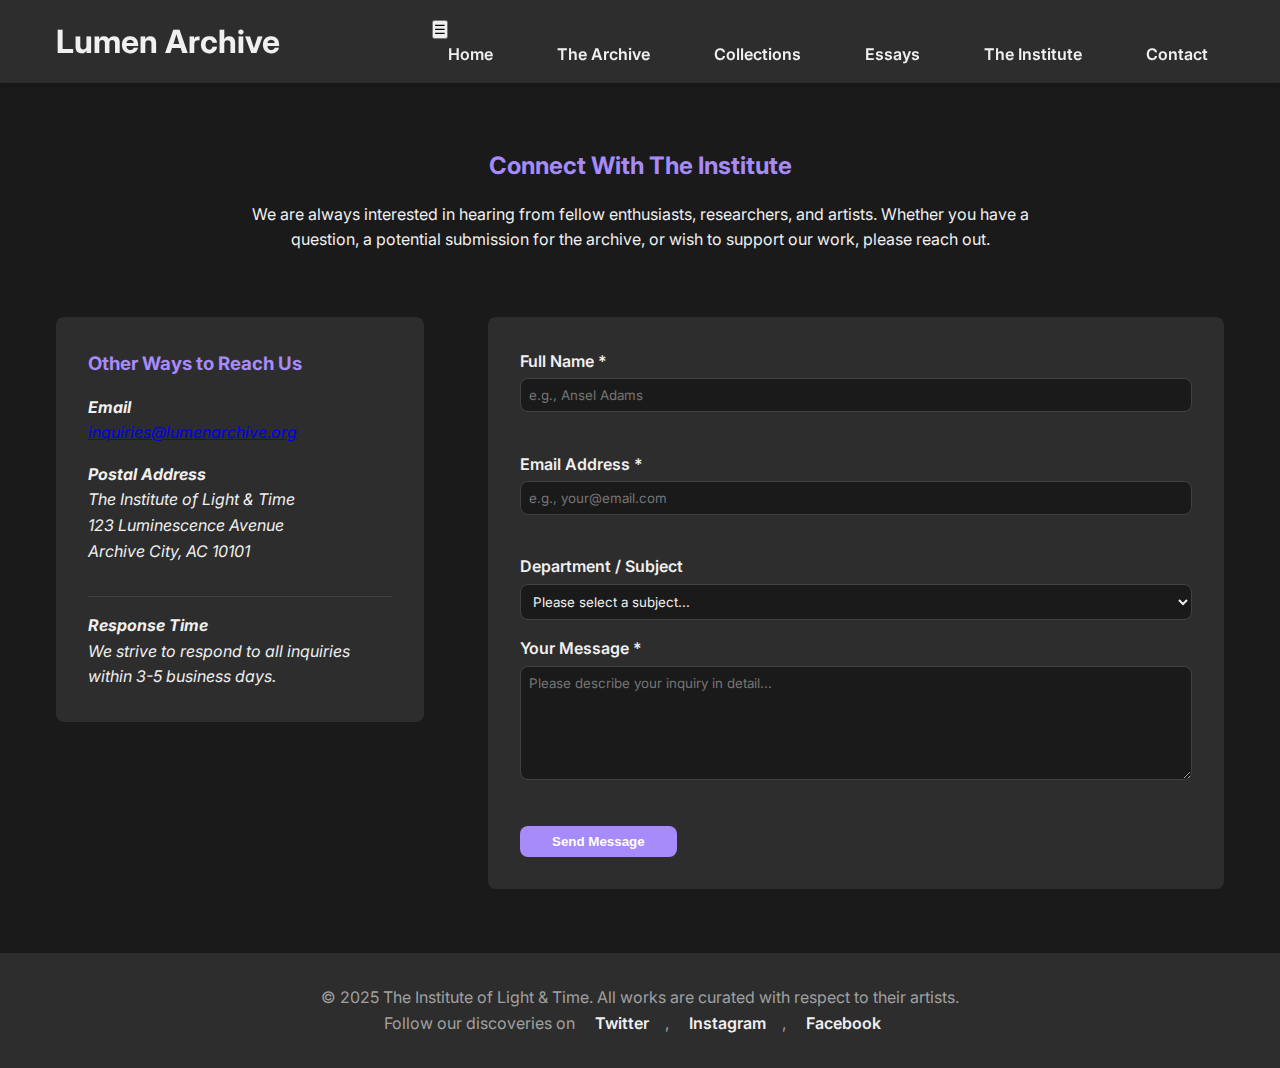
<file: contact.html>
<!DOCTYPE html>
<html lang="en">
<head>
  <meta charset="UTF-8" />
  <meta name="viewport" content="width=device-width, initial-scale=1.0" />
  <title>Contact The Institute | Lumen Archive</title>
  <meta name="description" content="Get in touch with the Institute of Light & Time for inquiries, submissions, or collaboration." />
  <link rel="preconnect" href="https://fonts.googleapis.com">
  <link rel="preconnect" href="https://fonts.gstatic.com" crossorigin>
  <link href="https://fonts.googleapis.com/css2?family=Inter:wght@400;600&display=swap" rel="stylesheet">
  <link rel="stylesheet" href="css/style.css" />
</head>
<body>

  <header>
    <div class="container header-container">
      <h1><a href="index.html" style="color: inherit; text-decoration: none;">Lumen Archive</a></h1>
      <nav id="main-nav">
        <button id="menu-toggle" aria-label="Toggle navigation menu" aria-expanded="false">☰</button>
        <ul>
          <li><a href="index.html">Home</a></li>
          <li><a href="archive.html">The Archive</a></li>
          <li><a href="collections.html">Collections</a></li>
          <li><a href="essays.html">Essays</a></li>
          <li><a href="about.html">The Institute</a></li>
          <li><a href="contact.html" aria-current="page">Contact</a></li>
        </ul>
      </nav>
    </div>
  </header>

  <main class="container">
    <section class="page-intro" aria-labelledby="contact-heading">
      <h2 id="contact-heading">Connect With The Institute</h2>
      <p>We are always interested in hearing from fellow enthusiasts, researchers, and artists. Whether you have a question, a potential submission for the archive, or wish to support our work, please reach out.</p>
    </section>

    <div class="contact-container">
      <!-- Contact Information -->
      <div class="contact-info">
        <h3>Other Ways to Reach Us</h3>
        <address>
          <p><strong>Email</strong><br>
          <a href="mailto:inquiries@lumenarchive.org">inquiries@lumenarchive.org</a></p>

          <p><strong>Postal Address</strong><br>
          The Institute of Light & Time<br>
          123 Luminescence Avenue<br>
          Archive City, AC 10101</p>
        </address>

        <div class="response-time">
          <p><strong>Response Time</strong><br>
          We strive to respond to all inquiries within 3-5 business days.</p>
        </div>
      </div>

      <!-- Contact Form -->
      <div class="contact-form">
        <form name="contact" method="POST" data-netlify="true" netlify-honeypot="bot-field" id="contact-form">
          <p class="hidden">
            <label>Don’t fill this out if you’re human: <input name="bot-field" /></label>
          </p>
          <div class="form-group">
            <label for="name">Full Name *</label>
            <input type="text" id="name" name="name" placeholder="e.g., Ansel Adams" required aria-required="true" />
            <div class="error-message" id="name-error"></div>
          </div>

          <div class="form-group">
            <label for="email">Email Address *</label>
            <input type="email" id="email" name="email" placeholder="e.g., your@email.com" required aria-required="true" />
            <div class="error-message" id="email-error"></div>
          </div>

          <div class="form-group">
            <label for="department">Department / Subject</label>
            <select id="department" name="department">
              <option value="" selected>Please select a subject...</option>
              <option value="general-inquiry">General Inquiry</option>
              <option value="image-submission">Image Submission</option>
              <option value="research-collab">Research Collaboration</option>
              <option value="support">Support the Institute</option>
              <option value="press">Press & Media</option>
            </select>
          </div>

          <div class="form-group">
            <label for="message">Your Message *</label>
            <textarea id="message" name="message" rows="6" placeholder="Please describe your inquiry in detail..." required aria-required="true"></textarea>
            <div class="error-message" id="message-error"></div>
          </div>

          <button type="submit" class="btn btn-primary">Send Message</button>
        </form>
      </div>
    </div>
  </main>

  <footer>
    <div class="container">
      <p>&copy; 2025 The Institute of Light & Time. All works are curated with respect to their artists.</p>
      <nav aria-label="Social media links">
        <p>Follow our discoveries on
          <a href="https://twitter.com" target="_blank" rel="noopener noreferrer">Twitter</a>,
          <a href="https://instagram.com" target="_blank" rel="noopener noreferrer">Instagram</a>,
          <a href="https://facebook.com" target="_blank" rel="noopener noreferrer">Facebook</a>
        </p>
      </nav>
    </div>
  </footer>

  <script src="js/script.js"></script>
  <!-- We will add a new script for form validation -->
  <script src="js/form-validation.js"></script>
</body>
</html>
</file>
<file: css/style.css>
/* ==================== ROOT VARIABLES ==================== */
/* This defines our theme. Changing these values changes the entire site's look. */
:root {
  /* Core Colors - Dark theme (default) */
  --color-bg-primary: #1a1a1a;
  --color-bg-secondary: #2d2d2d;
  --color-bg-accent: #4a4a4a;
  --color-text-primary: #f0f0f0;
  --color-text-secondary: #a0a0a0;
  --color-accent: #a78bfa; /* A sophisticated purple accent */
  --color-accent-hover: #9381d0;
  --color-border: #404040;

  /* Typography */
  --font-family-primary: 'Inter', 'Helvetica Neue', Helvetica, Arial, sans-serif;
  --font-weight-normal: 400;
  --font-weight-bold: 600;
  --line-height: 1.6;

  /* Spacing */
  --spacing-xs: 0.25rem;
  --spacing-sm: 0.5rem;
  --spacing-md: 1rem;
  --spacing-lg: 2rem;
  --spacing-xl: 4rem;

  /* Border & Shadows */
  --border-radius: 8px;
  --shadow-sm: 0 2px 4px rgba(0, 0, 0, 0.2);
  --shadow-md: 0 4px 12px rgba(0, 0, 0, 0.3);
  --shadow-lg: 0 10px 25px rgba(0, 0, 0, 0.4);

  /* Transitions */
  --transition-base: all 0.3s ease-in-out;
}

/* Optional Light Theme - We can add a toggle later */
[data-theme="light"] {
  --color-bg-primary: #ffffff;
  --color-bg-secondary: #f5f5f5;
  --color-bg-accent: #e5e5e5;
  --color-text-primary: #1a1a1a;
  --color-text-secondary: #4a4a4a;
  --color-border: #d0d0d0;
  --shadow-sm: 0 2px 4px rgba(0, 0, 0, 0.05);
  --shadow-md: 0 4px 12px rgba(0, 0, 0, 0.1);
}

/* ==================== BASE & RESET ==================== */
*,
*::before,
*::after {
  box-sizing: border-box;
  margin: 0;
  padding: 0;
}

html {
  scroll-behavior: smooth; /* Enables smooth scrolling for anchor links */
}

body {
  font-family: var(--font-family-primary);
  font-weight: var(--font-weight-normal);
  line-height: var(--line-height);
  color: var(--color-text-primary);
  background-color: var(--color-bg-primary);
  padding: 0; /* We'll control padding with our components */
}

/* Improved accessibility for focus states */
a:focus,
button:focus {
  outline: 2px solid var(--color-accent);
  outline-offset: 2px;
}

/* ==================== LAYOUT COMPONENTS ==================== */
/* Container for centering content */
.container {
  width: 100%;
  max-width: 1200px; /* Larger max-width for a more modern feel */
  margin: 0 auto;
  padding: 0 var(--spacing-md);
}

/* Header */
header {
  background-color: var(--color-bg-secondary);
  padding: var(--spacing-md) 0;
  box-shadow: var(--shadow-sm);
  position: sticky;
  top: 0;
  z-index: 1000; /* Ensures header stays above other content */
}

.header-container {
  display: flex;
  justify-content: space-between;
  align-items: center;
}

/* Main Navigation */
#main-nav ul {
  display: flex;
  list-style: none;
  gap: var(--spacing-lg);
}

nav a {
  color: var(--color-text-primary);
  text-decoration: none;
  font-weight: var(--font-weight-bold);
  padding: var(--spacing-sm) var(--spacing-md);
  border-radius: var(--border-radius);
  transition: var(--transition-base);
}

nav a:hover,
nav a:focus {
  background-color: var(--color-bg-accent);
  text-decoration: none; /* We use background color instead of underline */
}

/* Main Content Area */
main {
  min-height: 70vh; /* Ensures footer is pushed down even with little content */
  padding: var(--spacing-xl) 0;
}

/* Footer */
footer {
  background-color: var(--color-bg-secondary);
  color: var(--color-text-secondary);
  text-align: center;
  padding: var(--spacing-lg) 0;
  margin-top: var(--spacing-xl);
}

/* ==================== GALLERY COMPONENT ==================== */
.gallery {
  display: grid;
  grid-template-columns: repeat(auto-fill, minmax(280px, 1fr)); /* Larger minmax for bigger images */
  gap: var(--spacing-md);
  margin-top: var(--spacing-lg);
}

.gallery-item {
  position: relative;
  border-radius: var(--border-radius);
  overflow: hidden;
  box-shadow: var(--shadow-sm);
  transition: var(--transition-base);
  aspect-ratio: 4 / 3; /* Ensures all images have the same proportion */
}

.gallery-item:hover {
  transform: translateY(-5px); /* More modern hover effect than scale */
  box-shadow: var(--shadow-lg);
}

.gallery-img {
  width: 100%;
  height: 100%;
  object-fit: cover; /* Crucial for keeping images framed correctly */
  display: block;
  transition: var(--transition-base);
}

.gallery-item:hover .gallery-img {
  transform: scale(1.05); /* Subtle zoom on hover */
}

/* We will add captions later with JS or HTML */
.gallery-caption {
  position: absolute;
  bottom: 0;
  left: 0;
  right: 0;
  background: linear-gradient(to top, rgba(0, 0, 0, 0.8), transparent);
  color: white;
  padding: var(--spacing-md);
  opacity: 0;
  transform: translateY(10px);
  transition: var(--transition-base);
}

.gallery-item:hover .gallery-caption {
  opacity: 1;
  transform: translateY(0);
}

/* ==================== RESPONSIVE DESIGN ==================== */
@media (max-width: 768px) {
  :root {
    --spacing-xl: 2rem; /* Reduce large spacing on mobile */
  }

  .header-container {
    flex-direction: column;
    gap: var(--spacing-md);
  }

  #main-nav ul {
    flex-direction: column;
    align-items: center;
    gap: var(--spacing-sm);
    display: none; /* Hidden by default on mobile */
    width: 100%;
  }

  #main-nav.visible ul {
    display: flex; /* JS will toggle this class */
  }

  /* Mobile Menu Toggle Button */
  #menu-toggle {
    display: block; /* Make sure it's visible */
    background: var(--color-bg-accent);
    color: var(--color-text-primary);
    border: none;
    border-radius: var(--border-radius);
    padding: var(--spacing-sm) var(--spacing-md);
    font-size: 1rem;
    cursor: pointer;
    margin-top: var(--spacing-sm);
  }

  .gallery {
    grid-template-columns: repeat(auto-fit, minmax(150px, 1fr)); /* Smaller tiles on mobile */
  }
}
/* ==================== FILTER CONTROLS ==================== */
.filter-controls {
  margin: var(--spacing-lg) 0;
  text-align: center;
}

.filter-buttons {
  display: flex;
  flex-wrap: wrap;
  gap: var(--spacing-sm);
  justify-content: center;
  margin-top: var(--spacing-md);
}

.filter-btn {
  padding: var(--spacing-sm) var(--spacing-md);
  background-color: var(--color-bg-secondary);
  color: var(--color-text-primary);
  border: 1px solid var(--color-border);
  border-radius: var(--border-radius);
  cursor: pointer;
  transition: var(--transition-base);
}

.filter-btn:hover,
.filter-btn:focus {
  background-color: var(--color-bg-accent);
}

.filter-btn.active {
  background-color: var(--color-accent);
  color: white;
  border-color: var(--color-accent);
}

/* ==================== PAGE INTRO ==================== */
.page-intro {
  text-align: center;
  margin: var(--spacing-xl) auto;
  max-width: 800px;
}

.page-intro h2 {
  margin-bottom: var(--spacing-md);
  color: var(--color-accent);
}

/* Large screens */
@media (min-width: 1200px) {
  .gallery {
    grid-template-columns: repeat(auto-fit, minmax(320px, 1fr));
  }
}
/* ==================== HERO SECTION ==================== */
.hero {
  background: linear-gradient(rgba(0, 0, 0, 0.7), rgba(0, 0, 0, 0.7)),
              url('../images/hero-background.jpg') center/cover no-repeat;
  /* REPLACE 'hero-background.jpg' with your actual hero image filename */
  color: var(--color-text-primary);
  text-align: center;
  padding: var(--spacing-xl) 0;
  min-height: 80vh; /* Makes the hero section take most of the viewport */
  display: flex;
  align-items: center;
}

.hero h2 {
  font-size: 3rem;
  margin-bottom: var(--spacing-md);
  line-height: 1.2;
}

.hero p {
  font-size: 1.2rem;
  margin-bottom: var(--spacing-lg);
  max-width: 600px;
  margin-left: auto;
  margin-right: auto;
}

/* ==================== BUTTON COMPONENTS ==================== */
.btn {
  display: inline-block;
  padding: var(--spacing-sm) var(--spacing-lg);
  border-radius: var(--border-radius);
  text-decoration: none;
  font-weight: var(--font-weight-bold);
  transition: var(--transition-base);
  border: none;
  cursor: pointer;
}

.btn-primary {
  background-color: var(--color-accent);
  color: white;
}

.btn-primary:hover,
.btn-primary:focus {
  background-color: var(--color-accent-hover);
  transform: translateY(-2px);
}

.btn-secondary {
  background-color: transparent;
  color: var(--color-accent);
  border: 2px solid var(--color-accent);
}

.btn-secondary:hover,
.btn-secondary:focus {
  background-color: var(--color-accent);
  color: white;
}

/* ==================== FEATURED SECTION ==================== */
.featured {
  text-align: center;
  padding: var(--spacing-xl) 0;
  border-top: 1px solid var(--color-border);
  border-bottom: 1px solid var(--color-border);
  margin: var(--spacing-xl) auto;
}

.featured h2 {
  margin-bottom: var(--spacing-md);
  color: var(--color-accent);
}
/* ==================== PAGE HERO ==================== */
.page-hero {
  background: linear-gradient(rgba(0, 0, 0, 0.6), rgba(0, 0, 0, 0.6)),
              url('../images/about-hero.jpg') center/cover no-repeat;
  /* REPLACE 'about-hero.jpg' with a relevant image, e.g., an old camera, a light leak, a library */
  color: var(--color-text-primary);
  text-align: center;
  padding: var(--spacing-xl) 0;
  margin-bottom: var(--spacing-xl);
}

.page-hero h2 {
  font-size: 2.5rem;
  margin-bottom: var(--spacing-sm);
}

/* ==================== PAGE SECTIONS ==================== */
.page-section {
  margin: var(--spacing-xl) 0;
}

.page-section h3 {
  color: var(--color-accent);
  margin-bottom: var(--spacing-md);
  border-bottom: 2px solid var(--color-border);
  padding-bottom: var(--spacing-sm);
}

/* ==================== TEAM SECTION ==================== */
.team-grid {
  display: grid;
  grid-template-columns: repeat(auto-fit, minmax(250px, 1fr));
  gap: var(--spacing-lg);
  margin-top: var(--spacing-lg);
}

.team-member {
  text-align: center;
  background-color: var(--color-bg-secondary);
  padding: var(--spacing-lg);
  border-radius: var(--border-radius);
  box-shadow: var(--shadow-sm);
}

.team-photo {
  width: 120px;
  height: 120px;
  border-radius: 50%;
  object-fit: cover;
  margin-bottom: var(--spacing-md);
  border: 4px solid var(--color-bg-accent);
}

.team-role {
  font-weight: var(--font-weight-bold);
  color: var(--color-accent);
  margin-bottom: var(--spacing-sm);
}
/* ==================== CONTACT LAYOUT ==================== */
.contact-container {
  display: grid;
  grid-template-columns: 1fr;
  gap: var(--spacing-xl);
  margin: var(--spacing-xl) 0;
}

@media (min-width: 992px) {
  .contact-container {
    grid-template-columns: 1fr 2fr; /* Info on the left, form on the right */
    align-items: start;
  }
}

.contact-info {
  background-color: var(--color-bg-secondary);
  padding: var(--spacing-lg);
  border-radius: var(--border-radius);
}

.contact-info h3 {
  color: var(--color-accent);
  margin-bottom: var(--spacing-md);
}

.contact-info address p {
  margin-bottom: var(--spacing-md);
}

.response-time {
  margin-top: var(--spacing-lg);
  padding-top: var(--spacing-md);
  border-top: 1px solid var(--color-border);
  font-style: italic;
}

/* ==================== FORM STYLES ==================== */
.contact-form {
  background-color: var(--color-bg-secondary);
  padding: var(--spacing-lg);
  border-radius: var(--border-radius);
}

.form-group {
  margin-bottom: var(--spacing-md);
}

label {
  display: block;
  margin-bottom: var(--spacing-xs);
  font-weight: var(--font-weight-bold);
}

input[type="text"],
input[type="email"],
select,
textarea {
  width: 100%;
  padding: var(--spacing-sm);
  border: 1px solid var(--color-border);
  border-radius: var(--border-radius);
  background-color: var(--color-bg-primary);
  color: var(--color-text-primary);
  font-family: inherit;
}

input[type="text"]:focus,
input[type="email"]:focus,
select:focus,
textarea:focus {
  outline: none;
  border-color: var(--color-accent);
  box-shadow: 0 0 0 2px rgba(167, 139, 250, 0.2);
}

.hidden {
  display: none; /* For the honeypot field */
}

.error-message {
  color: #ff6b6b;
  font-size: 0.85rem;
  margin-top: var(--spacing-xs);
  min-height: 1.2rem; /* Prevents layout shift when error appears */
}
/* ==================== COLLECTIONS GRID ==================== */
.collections-grid {
  display: grid;
  grid-template-columns: repeat(auto-fill, minmax(350px, 1fr));
  gap: var(--spacing-lg);
  margin: var(--spacing-xl) 0;
}

.collection-card {
  background-color: var(--color-bg-secondary);
  border-radius: var(--border-radius);
  overflow: hidden;
  box-shadow: var(--shadow-sm);
  transition: var(--transition-base);
}

.collection-card:hover {
  transform: translateY(-5px);
  box-shadow: var(--shadow-lg);
}

.collection-link {
  text-decoration: none;
  color: inherit;
  display: block;
  height: 100%;
}

.collection-img {
  width: 100%;
  height: 200px;
  object-fit: cover;
  display: block;
}

.collection-content {
  padding: var(--spacing-md);
}

.collection-content h3 {
  color: var(--color-accent);
  margin-bottom: var(--spacing-sm);
}

.collection-meta {
  display: inline-block;
  margin-top: var(--spacing-sm);
  font-size: 0.9rem;
  color: var(--color-text-secondary);
}
/* ==================== ESSAYS LIST ==================== */
.essays-list {
  margin: var(--spacing-xl) 0;
}

.essay-preview {
  display: grid;
  grid-template-columns: 150px 1fr;
  gap: var(--spacing-lg);
  margin-bottom: var(--spacing-xl);
  padding-bottom: var(--spacing-xl);
  border-bottom: 1px solid var(--color-border);
}

.essay-preview:last-child {
  border-bottom: none;
}

.essay-img {
  width: 100%;
  height: 120px;
  object-fit: cover;
  border-radius: var(--border-radius);
}

.essay-content h3 a {
  color: var(--color-text-primary);
  text-decoration: none;
}

.essay-content h3 a:hover {
  color: var(--color-accent);
}

.essay-meta {
  font-size: 0.9rem;
  color: var(--color-text-secondary);
  margin-bottom: var(--spacing-sm);
}

@media (max-width: 768px) {
  .essay-preview {
    grid-template-columns: 1fr;
    gap: var(--spacing-md);
  }
  .essay-img {
    height: 200px;
  }
}
</file>
